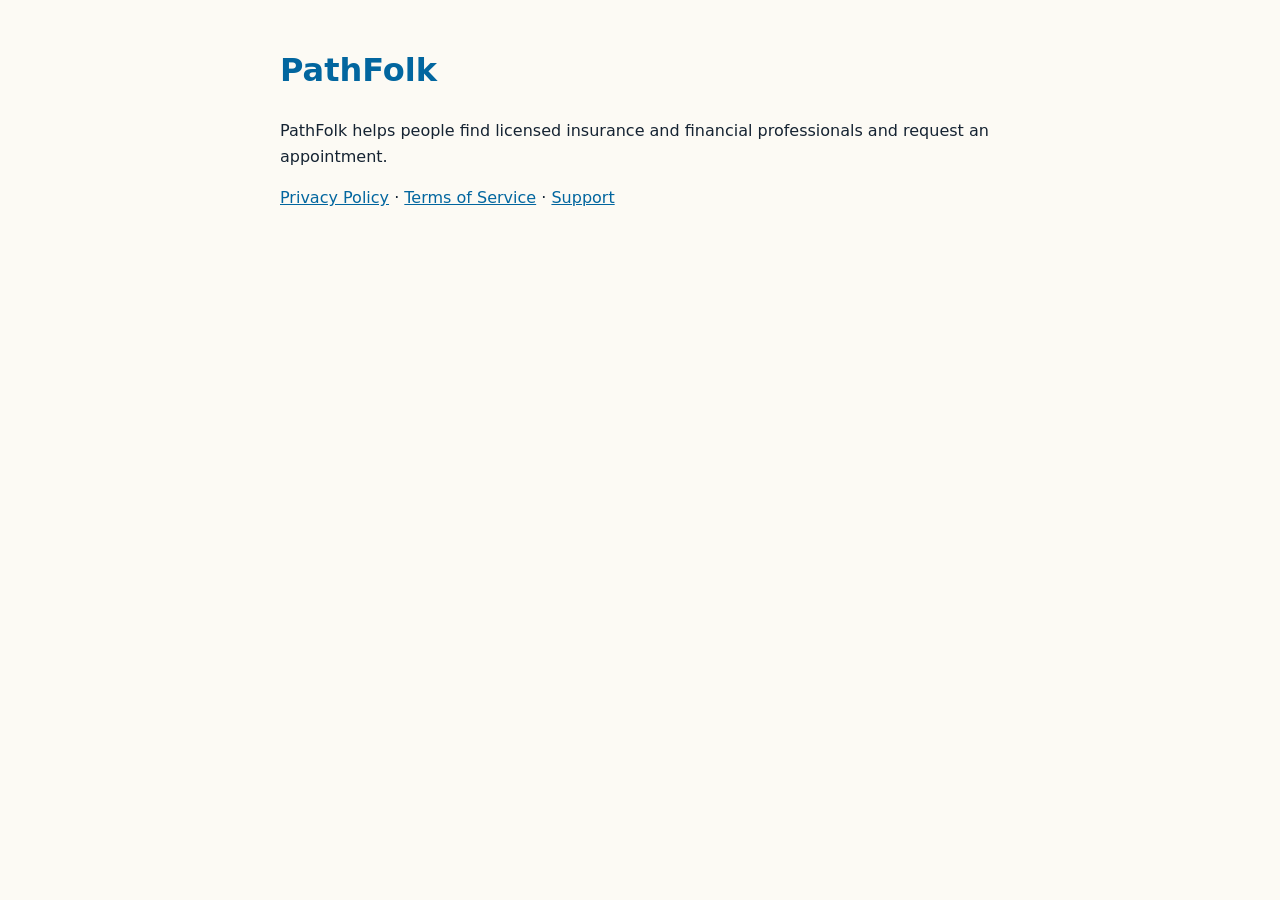
<file: index.html>
<!doctype html><html lang="en"><head><meta charset="utf-8"><meta name="viewport" content="width=device-width,initial-scale=1"><title>PathFolk</title><link rel="stylesheet" href="style.css"></head><body><h1>PathFolk</h1><p>PathFolk helps people find licensed insurance and financial professionals and request an appointment.</p><p><a href="privacy-policy.html">Privacy Policy</a> · <a href="terms.html">Terms of Service</a> · <a href="support.html">Support</a></p></body></html>
</file>
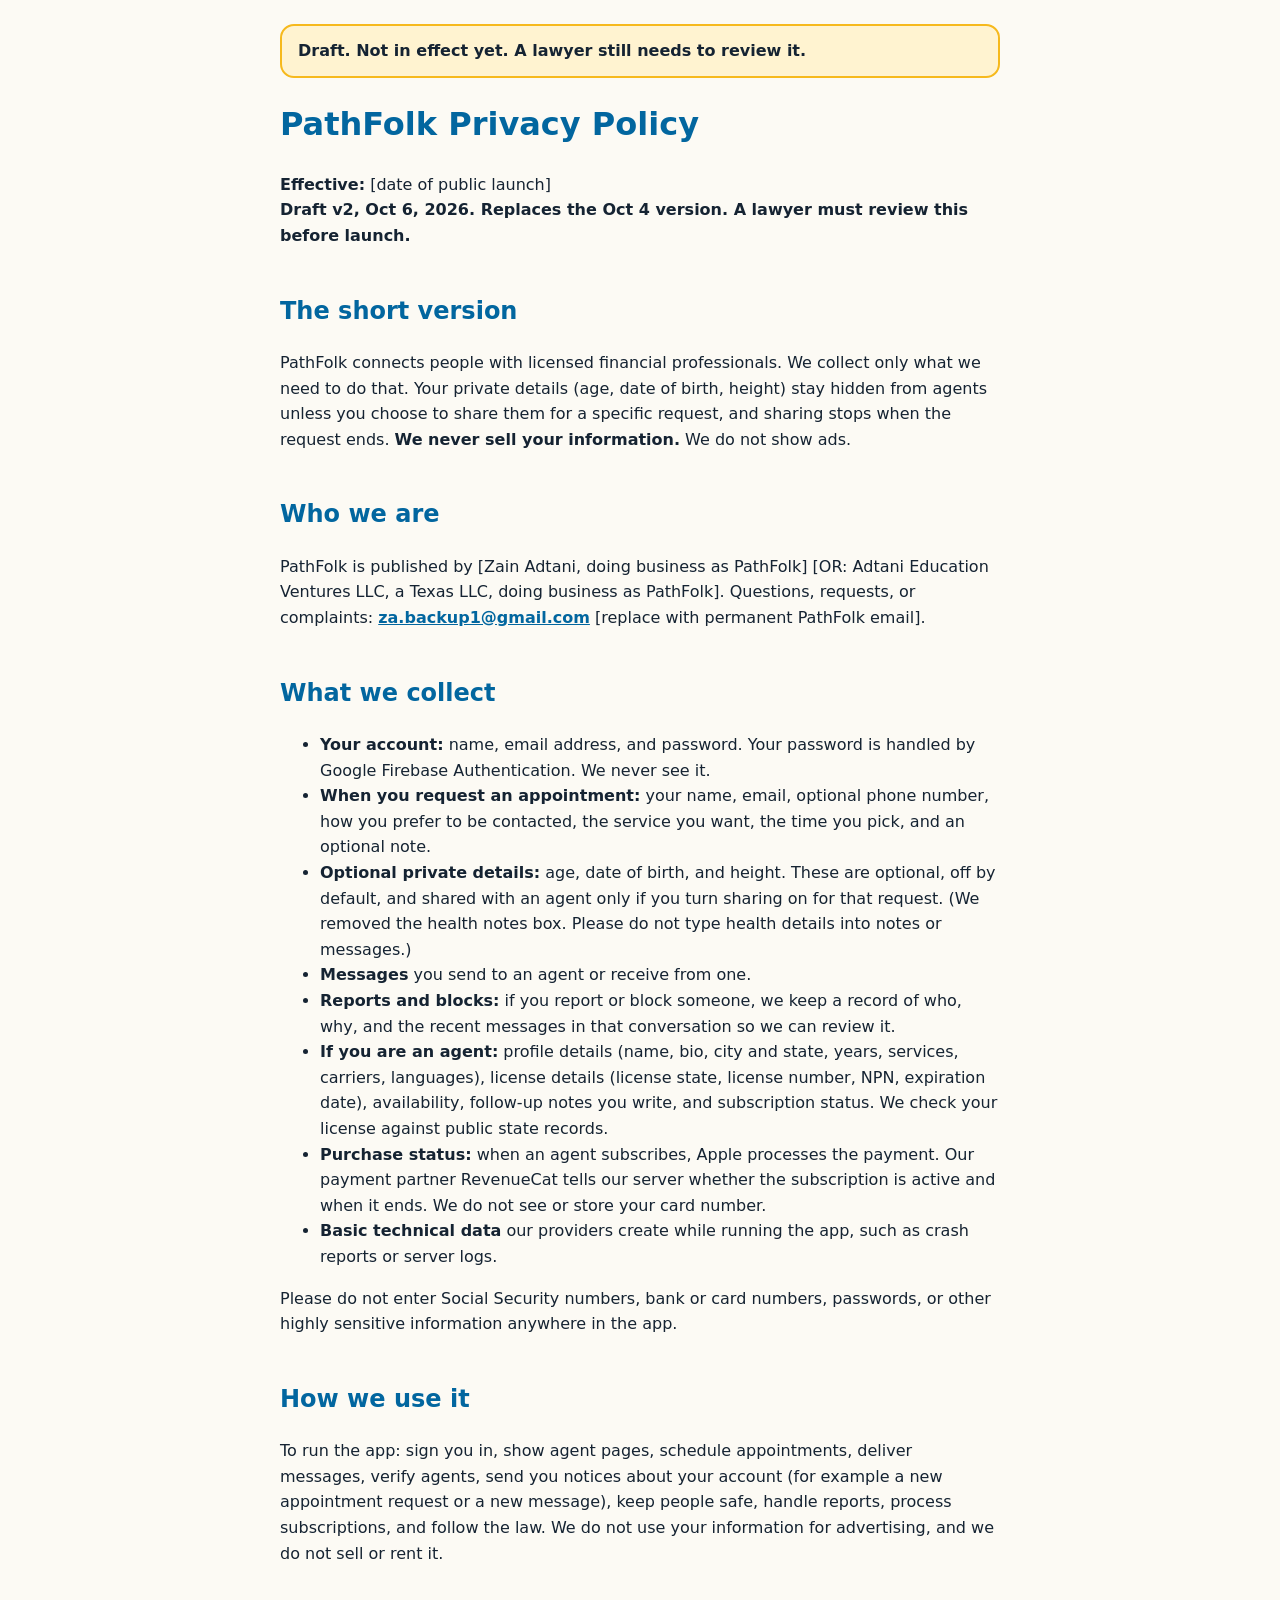
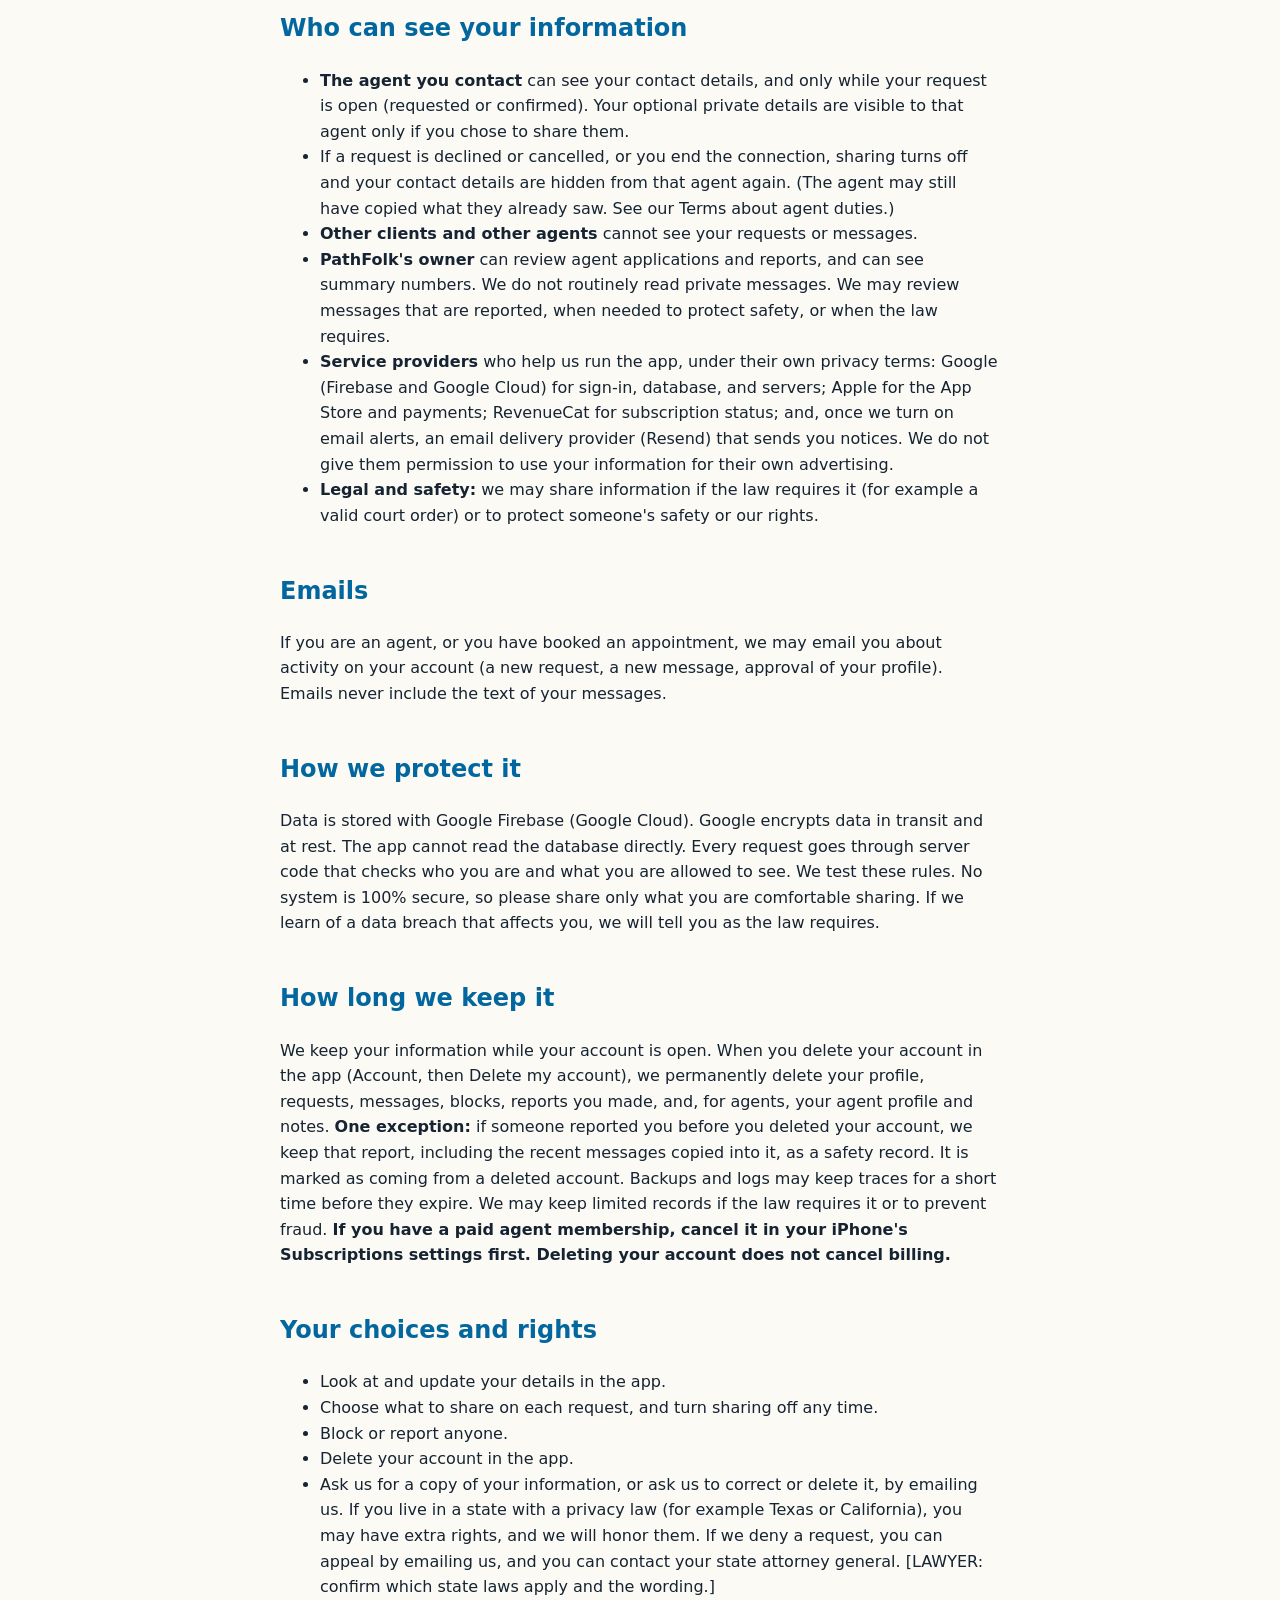
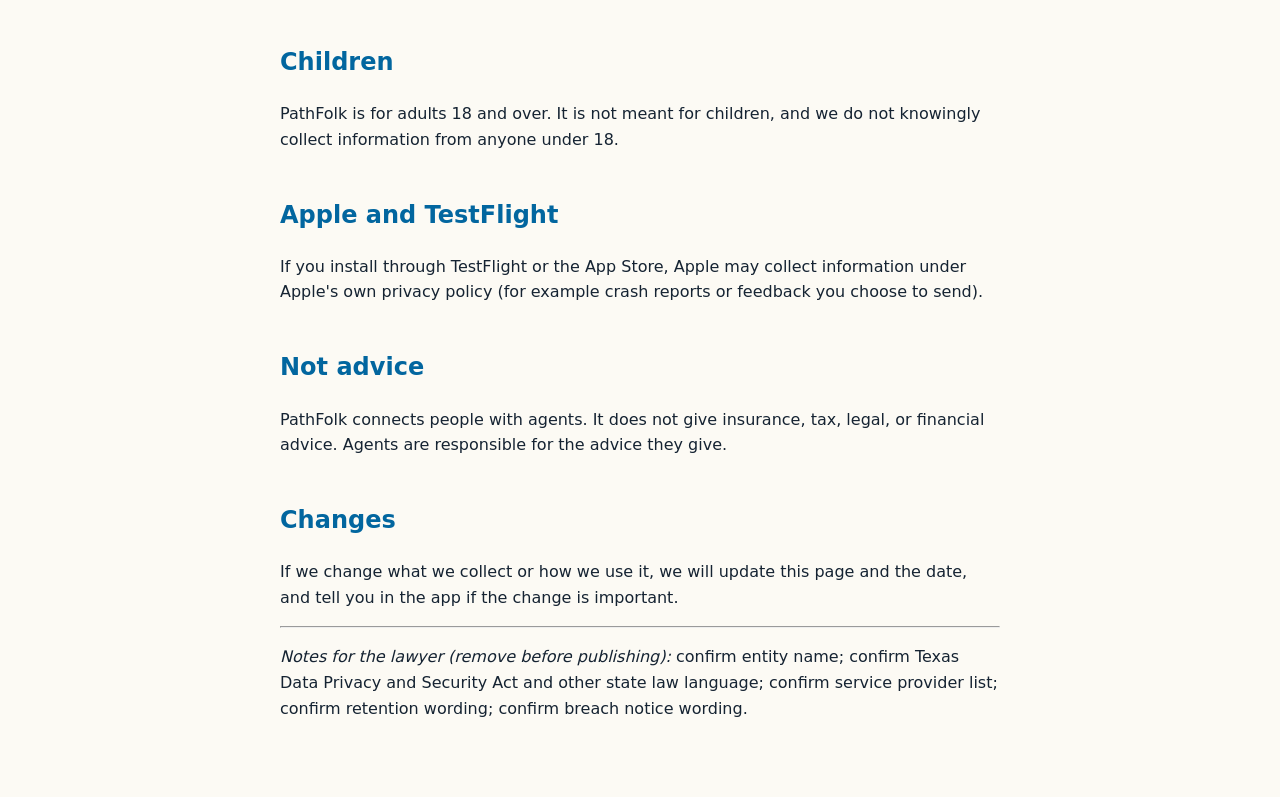
<file: privacy-policy.html>
<!doctype html><html lang="en"><head><meta charset="utf-8"><meta name="viewport" content="width=device-width,initial-scale=1"><title>PathFolk Privacy Policy</title><link rel="stylesheet" href="style.css"></head><body>
<div class="warn"><strong>Draft. Not in effect yet. A lawyer still needs to review it.</strong></div>
<h1>PathFolk Privacy Policy</h1>
<p><strong>Effective:</strong> [date of public launch]<br><strong>Draft v2, Oct 6, 2026. Replaces the Oct 4 version. A lawyer must review this before launch.</strong></p>
<h2>The short version</h2>
<p>PathFolk connects people with licensed financial professionals. We collect only what we need to do that. Your private details (age, date of birth, height) stay hidden from agents unless you choose to share them for a specific request, and sharing stops when the request ends. <strong>We never sell your information.</strong> We do not show ads.</p>
<h2>Who we are</h2>
<p>PathFolk is published by [Zain Adtani, doing business as PathFolk] [OR: Adtani Education Ventures LLC, a Texas LLC, doing business as PathFolk]. Questions, requests, or complaints: <strong><a href="mailto:za.backup1@gmail.com">za.backup1@gmail.com</a></strong> [replace with permanent PathFolk email].</p>
<h2>What we collect</h2>
<ul>
<li><strong>Your account:</strong> name, email address, and password. Your password is handled by Google Firebase Authentication. We never see it.</li>
<li><strong>When you request an appointment:</strong> your name, email, optional phone number, how you prefer to be contacted, the service you want, the time you pick, and an optional note.</li>
<li><strong>Optional private details:</strong> age, date of birth, and height. These are optional, off by default, and shared with an agent only if you turn sharing on for that request. (We removed the health notes box. Please do not type health details into notes or messages.)</li>
<li><strong>Messages</strong> you send to an agent or receive from one.</li>
<li><strong>Reports and blocks:</strong> if you report or block someone, we keep a record of who, why, and the recent messages in that conversation so we can review it.</li>
<li><strong>If you are an agent:</strong> profile details (name, bio, city and state, years, services, carriers, languages), license details (license state, license number, NPN, expiration date), availability, follow-up notes you write, and subscription status. We check your license against public state records.</li>
<li><strong>Purchase status:</strong> when an agent subscribes, Apple processes the payment. Our payment partner RevenueCat tells our server whether the subscription is active and when it ends. We do not see or store your card number.</li>
<li><strong>Basic technical data</strong> our providers create while running the app, such as crash reports or server logs.</li>
</ul>
<p>Please do not enter Social Security numbers, bank or card numbers, passwords, or other highly sensitive information anywhere in the app.</p>
<h2>How we use it</h2>
<p>To run the app: sign you in, show agent pages, schedule appointments, deliver messages, verify agents, send you notices about your account (for example a new appointment request or a new message), keep people safe, handle reports, process subscriptions, and follow the law. We do not use your information for advertising, and we do not sell or rent it.</p>
<h2>Who can see your information</h2>
<ul>
<li><strong>The agent you contact</strong> can see your contact details, and only while your request is open (requested or confirmed). Your optional private details are visible to that agent only if you chose to share them.</li>
<li>If a request is declined or cancelled, or you end the connection, sharing turns off and your contact details are hidden from that agent again. (The agent may still have copied what they already saw. See our Terms about agent duties.)</li>
<li><strong>Other clients and other agents</strong> cannot see your requests or messages.</li>
<li><strong>PathFolk&#39;s owner</strong> can review agent applications and reports, and can see summary numbers. We do not routinely read private messages. We may review messages that are reported, when needed to protect safety, or when the law requires.</li>
<li><strong>Service providers</strong> who help us run the app, under their own privacy terms: Google (Firebase and Google Cloud) for sign-in, database, and servers; Apple for the App Store and payments; RevenueCat for subscription status; and, once we turn on email alerts, an email delivery provider (Resend) that sends you notices. We do not give them permission to use your information for their own advertising.</li>
<li><strong>Legal and safety:</strong> we may share information if the law requires it (for example a valid court order) or to protect someone&#39;s safety or our rights.</li>
</ul>
<h2>Emails</h2>
<p>If you are an agent, or you have booked an appointment, we may email you about activity on your account (a new request, a new message, approval of your profile). Emails never include the text of your messages.</p>
<h2>How we protect it</h2>
<p>Data is stored with Google Firebase (Google Cloud). Google encrypts data in transit and at rest. The app cannot read the database directly. Every request goes through server code that checks who you are and what you are allowed to see. We test these rules. No system is 100% secure, so please share only what you are comfortable sharing. If we learn of a data breach that affects you, we will tell you as the law requires.</p>
<h2>How long we keep it</h2>
<p>We keep your information while your account is open. When you delete your account in the app (Account, then Delete my account), we permanently delete your profile, requests, messages, blocks, reports you made, and, for agents, your agent profile and notes. <strong>One exception:</strong> if someone reported you before you deleted your account, we keep that report, including the recent messages copied into it, as a safety record. It is marked as coming from a deleted account. Backups and logs may keep traces for a short time before they expire. We may keep limited records if the law requires it or to prevent fraud. <strong>If you have a paid agent membership, cancel it in your iPhone&#39;s Subscriptions settings first. Deleting your account does not cancel billing.</strong></p>
<h2>Your choices and rights</h2>
<ul>
<li>Look at and update your details in the app.</li>
<li>Choose what to share on each request, and turn sharing off any time.</li>
<li>Block or report anyone.</li>
<li>Delete your account in the app.</li>
<li>Ask us for a copy of your information, or ask us to correct or delete it, by emailing us. If you live in a state with a privacy law (for example Texas or California), you may have extra rights, and we will honor them. If we deny a request, you can appeal by emailing us, and you can contact your state attorney general. [LAWYER: confirm which state laws apply and the wording.]</li>
</ul>
<h2>Children</h2>
<p>PathFolk is for adults 18 and over. It is not meant for children, and we do not knowingly collect information from anyone under 18.</p>
<h2>Apple and TestFlight</h2>
<p>If you install through TestFlight or the App Store, Apple may collect information under Apple&#39;s own privacy policy (for example crash reports or feedback you choose to send).</p>
<h2>Not advice</h2>
<p>PathFolk connects people with agents. It does not give insurance, tax, legal, or financial advice. Agents are responsible for the advice they give.</p>
<h2>Changes</h2>
<p>If we change what we collect or how we use it, we will update this page and the date, and tell you in the app if the change is important.</p>
<hr>
<p><em>Notes for the lawyer (remove before publishing):</em> confirm entity name; confirm Texas Data Privacy and Security Act and other state law language; confirm service provider list; confirm retention wording; confirm breach notice wording.</p>
</body></html>
</file>
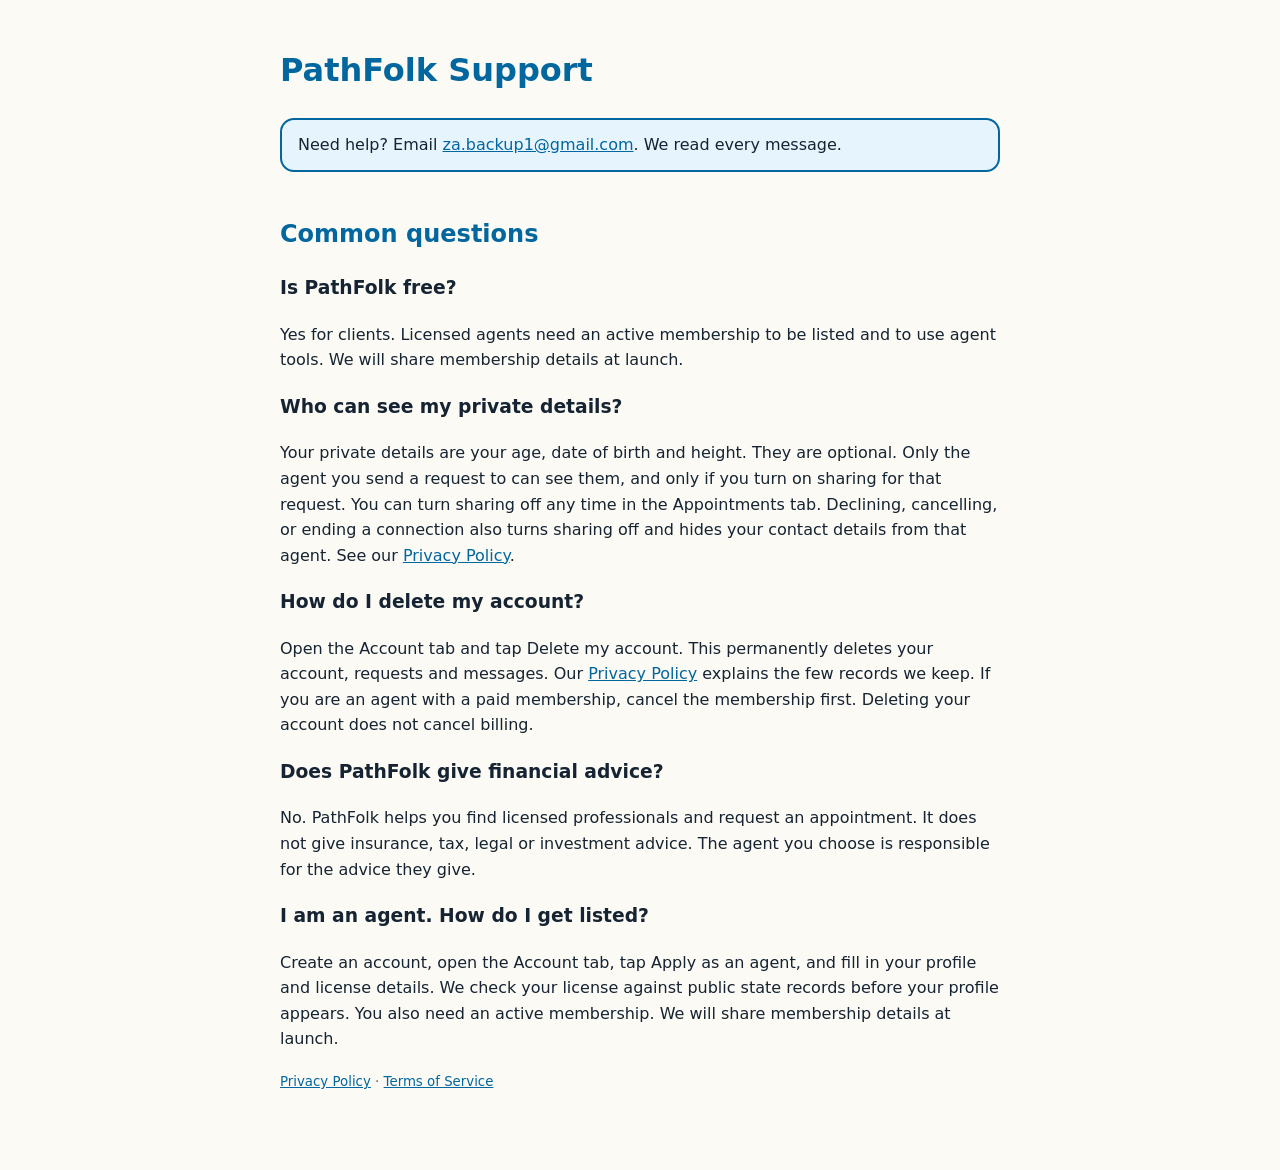
<file: support.html>
<!doctype html><html lang="en"><head><meta charset="utf-8"><meta name="viewport" content="width=device-width,initial-scale=1"><title>PathFolk Support</title><link rel="stylesheet" href="style.css"></head><body>
<h1>PathFolk Support</h1>
<div class="box">Need help? Email <a href="mailto:za.backup1@gmail.com">za.backup1@gmail.com</a>. We read every message.</div>
<h2>Common questions</h2>
<h3>Is PathFolk free?</h3><p>Yes for clients. Licensed agents need an active membership to be listed and to use agent tools. We will share membership details at launch.</p>
<h3>Who can see my private details?</h3><p>Your private details are your age, date of birth and height. They are optional. Only the agent you send a request to can see them, and only if you turn on sharing for that request. You can turn sharing off any time in the Appointments tab. Declining, cancelling, or ending a connection also turns sharing off and hides your contact details from that agent. See our <a href="privacy-policy.html">Privacy Policy</a>.</p>
<h3>How do I delete my account?</h3><p>Open the Account tab and tap Delete my account. This permanently deletes your account, requests and messages. Our <a href="privacy-policy.html">Privacy Policy</a> explains the few records we keep. If you are an agent with a paid membership, cancel the membership first. Deleting your account does not cancel billing.</p>
<h3>Does PathFolk give financial advice?</h3><p>No. PathFolk helps you find licensed professionals and request an appointment. It does not give insurance, tax, legal or investment advice. The agent you choose is responsible for the advice they give.</p>
<h3>I am an agent. How do I get listed?</h3><p>Create an account, open the Account tab, tap Apply as an agent, and fill in your profile and license details. We check your license against public state records before your profile appears. You also need an active membership. We will share membership details at launch.</p>
<p><small><a href="privacy-policy.html">Privacy Policy</a> · <a href="terms.html">Terms of Service</a></small></p>
</body></html>
</file>
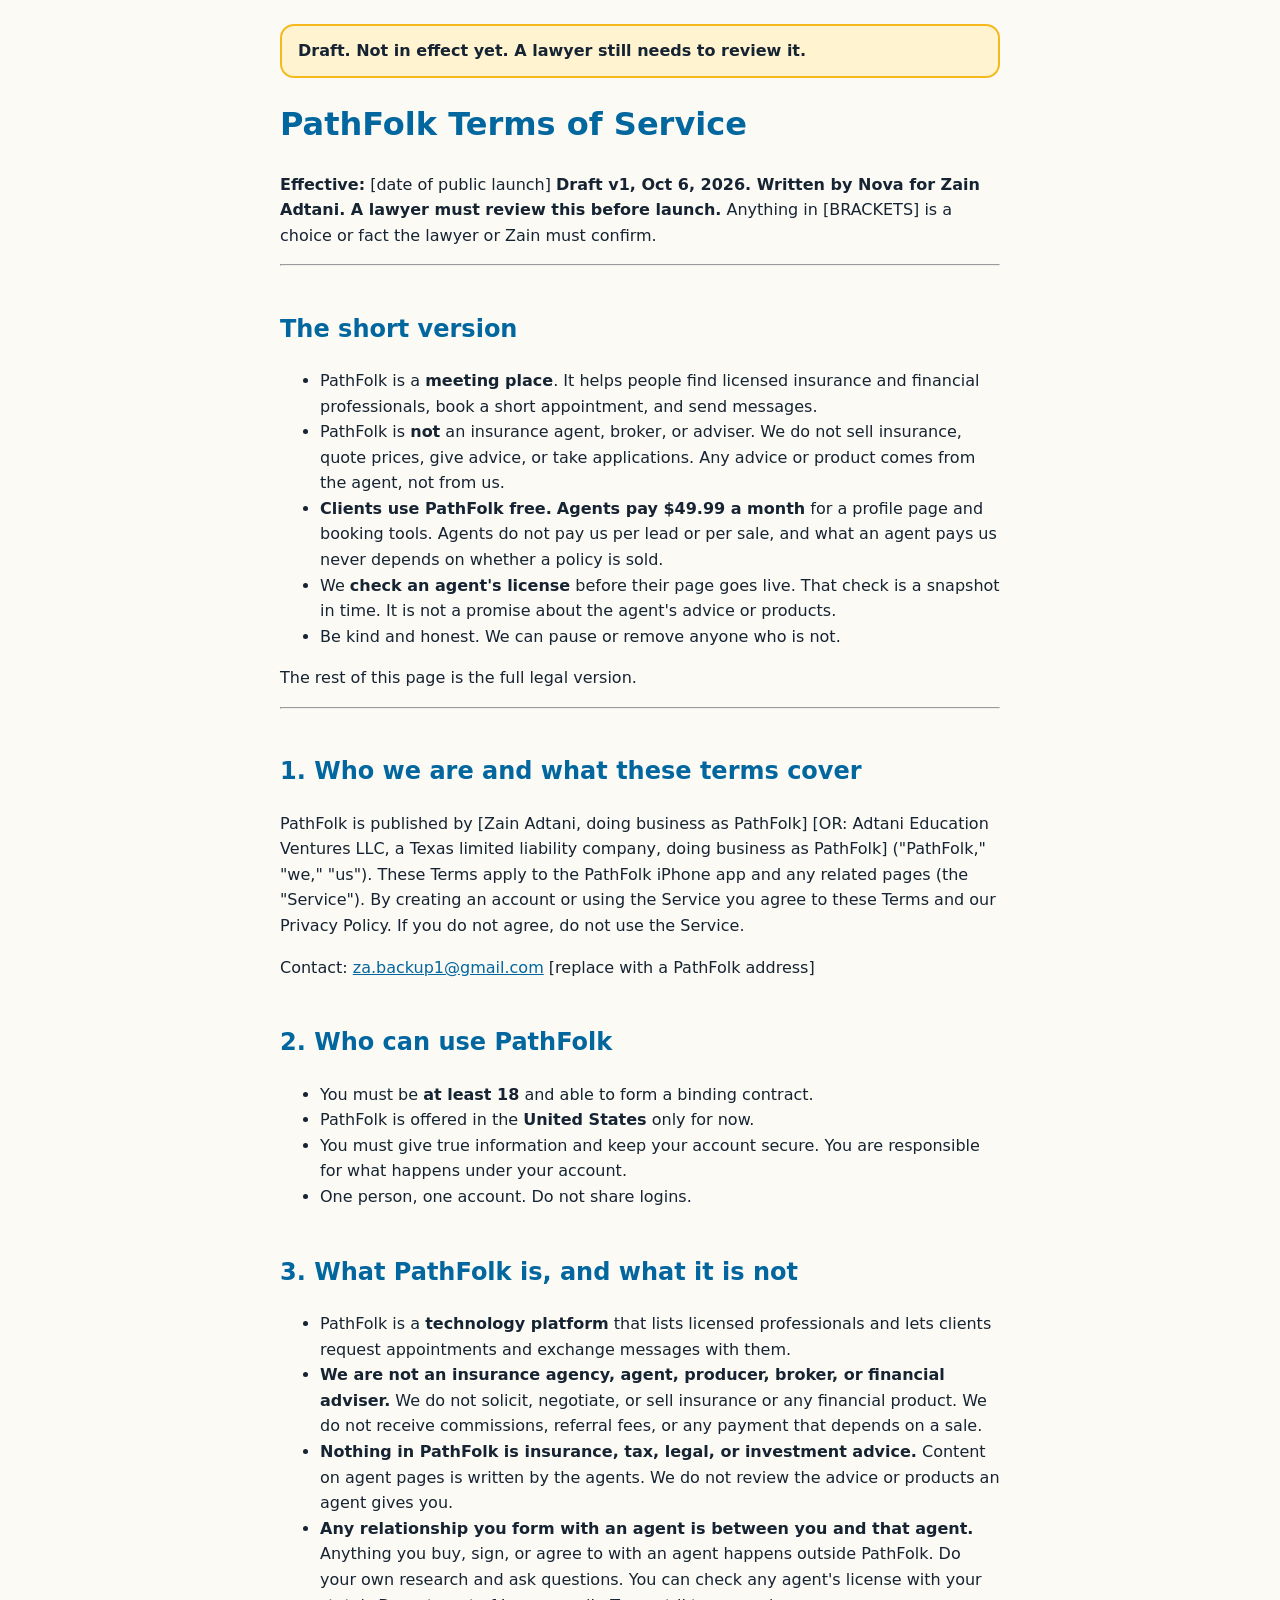
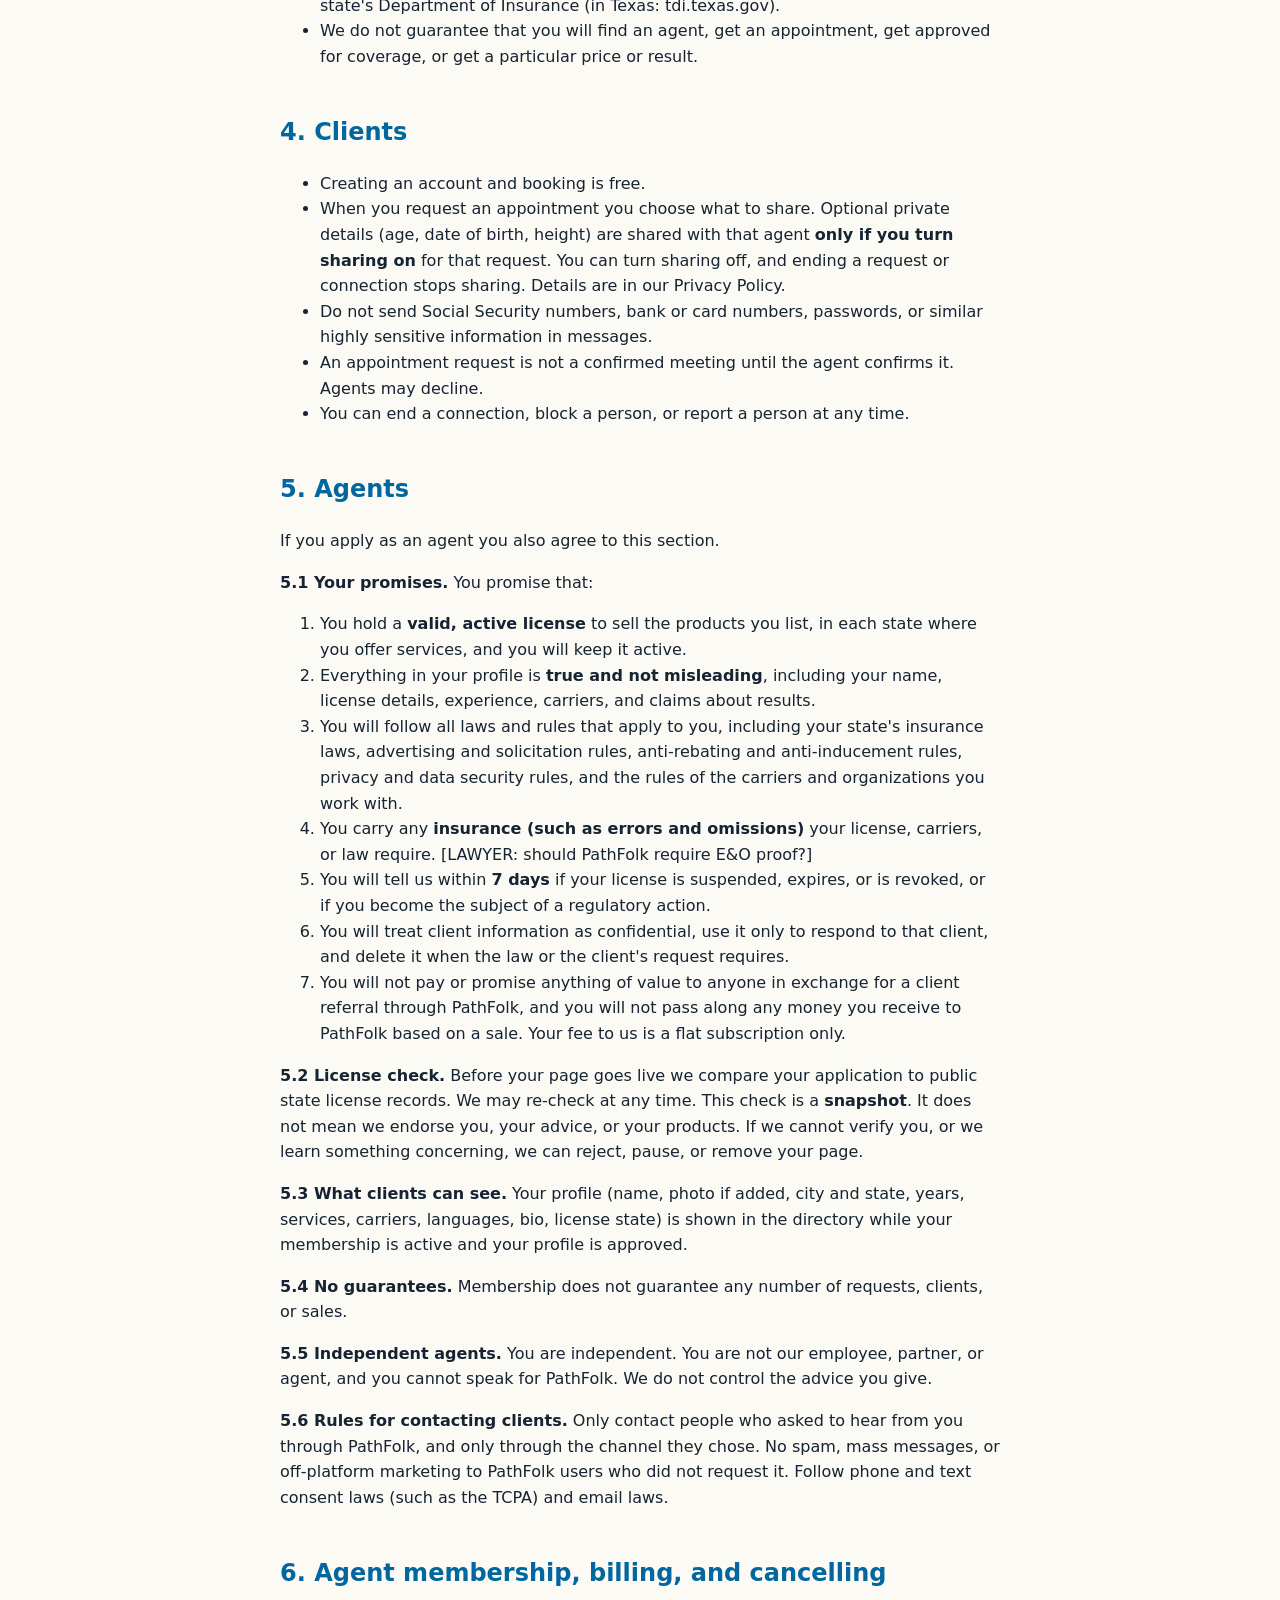
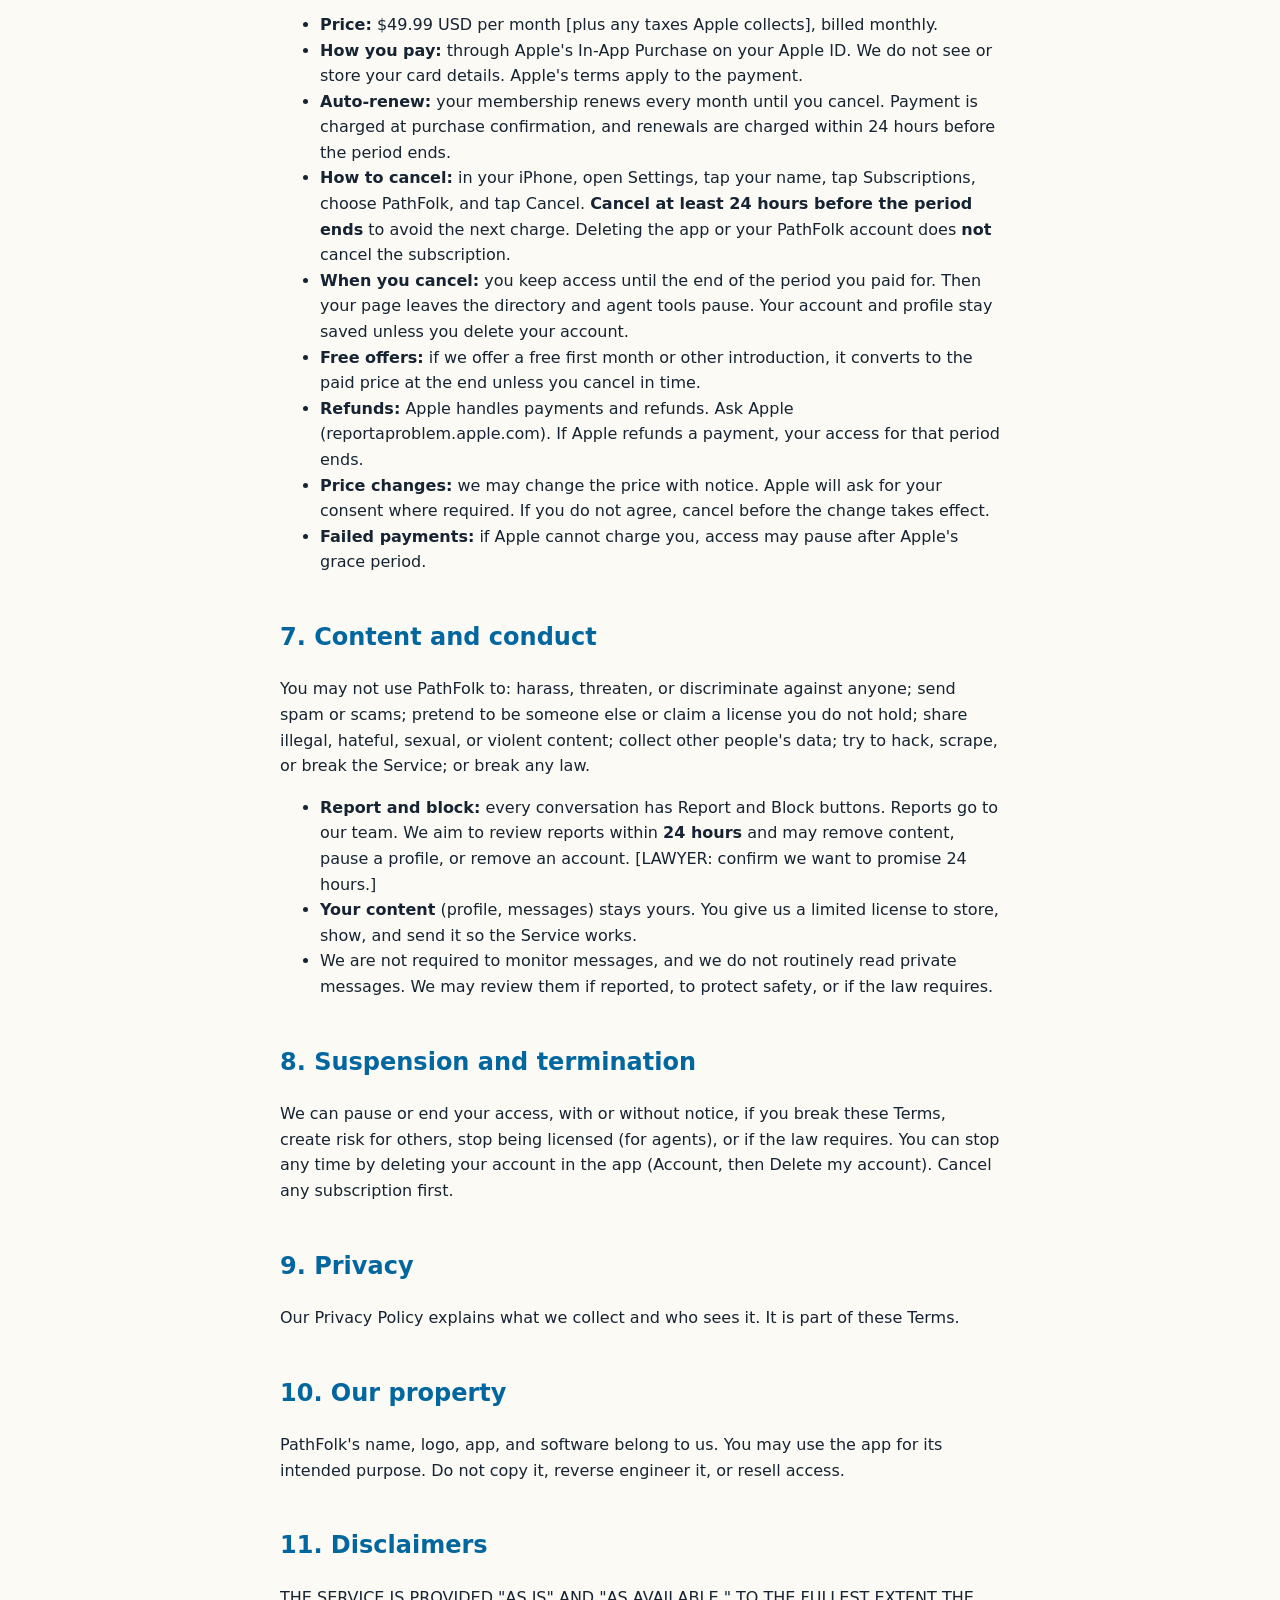
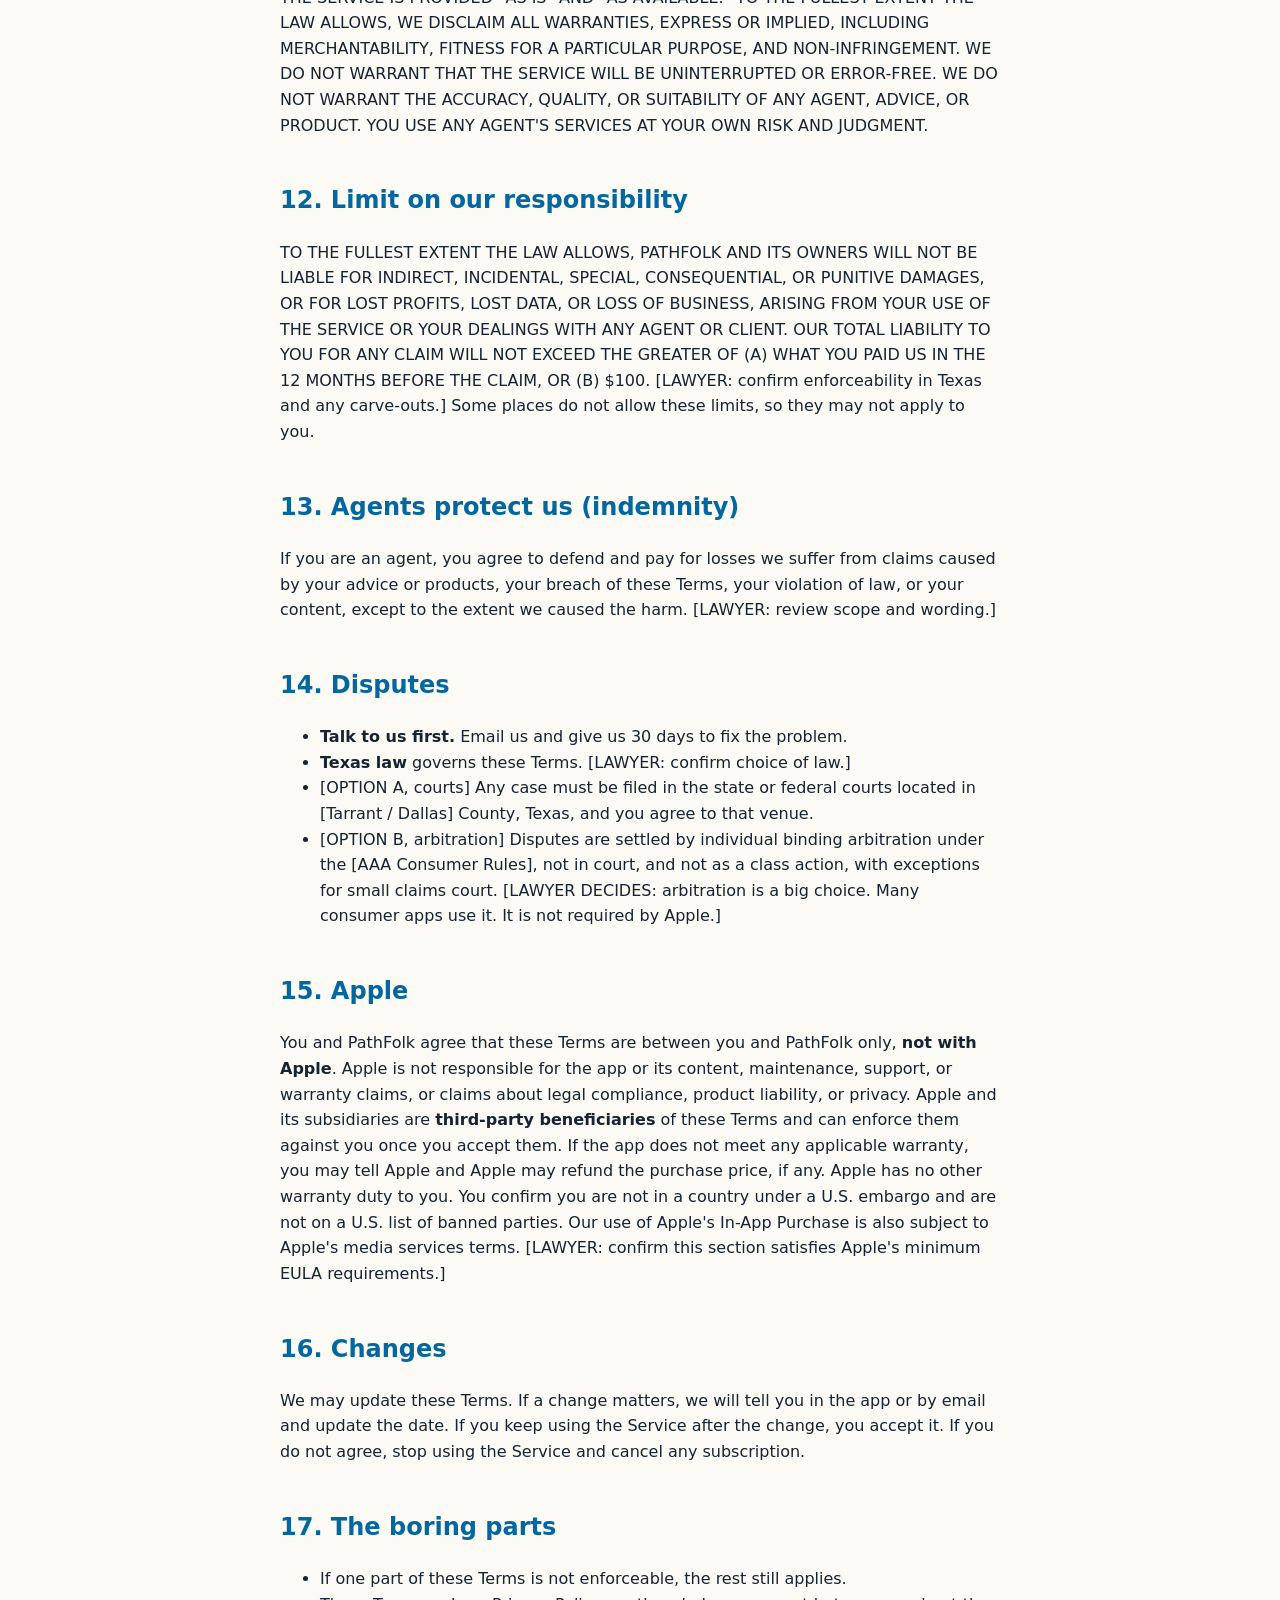
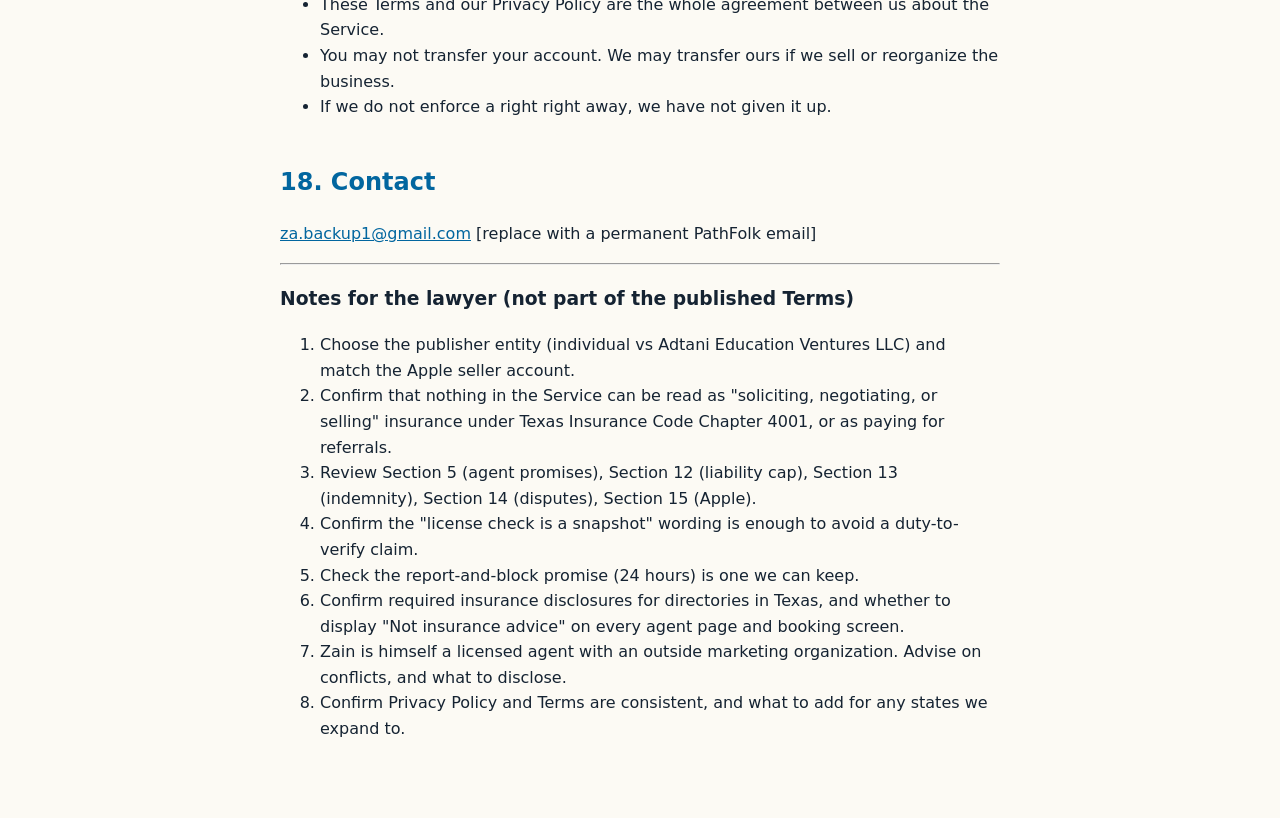
<file: terms.html>
<!doctype html><html lang="en"><head><meta charset="utf-8"><meta name="viewport" content="width=device-width,initial-scale=1"><title>PathFolk Terms of Service</title><link rel="stylesheet" href="style.css"></head><body>
<div class="warn"><strong>Draft. Not in effect yet. A lawyer still needs to review it.</strong></div>
<h1>PathFolk Terms of Service</h1>
<p><strong>Effective:</strong> [date of public launch]
<strong>Draft v1, Oct 6, 2026. Written by Nova for Zain Adtani. A lawyer must review this before launch.</strong>
Anything in [BRACKETS] is a choice or fact the lawyer or Zain must confirm.</p>
<hr>
<h2>The short version</h2>
<ul>
<li>PathFolk is a <strong>meeting place</strong>. It helps people find licensed insurance and financial professionals, book a short appointment, and send messages.</li>
<li>PathFolk is <strong>not</strong> an insurance agent, broker, or adviser. We do not sell insurance, quote prices, give advice, or take applications. Any advice or product comes from the agent, not from us.</li>
<li><strong>Clients use PathFolk free.</strong> <strong>Agents pay $49.99 a month</strong> for a profile page and booking tools. Agents do not pay us per lead or per sale, and what an agent pays us never depends on whether a policy is sold.</li>
<li>We <strong>check an agent&#39;s license</strong> before their page goes live. That check is a snapshot in time. It is not a promise about the agent&#39;s advice or products.</li>
<li>Be kind and honest. We can pause or remove anyone who is not.</li>
</ul>
<p>The rest of this page is the full legal version.</p>
<hr>
<h2>1. Who we are and what these terms cover</h2>
<p>PathFolk is published by [Zain Adtani, doing business as PathFolk] [OR: Adtani Education Ventures LLC, a Texas limited liability company, doing business as PathFolk] (&quot;PathFolk,&quot; &quot;we,&quot; &quot;us&quot;). These Terms apply to the PathFolk iPhone app and any related pages (the &quot;Service&quot;). By creating an account or using the Service you agree to these Terms and our Privacy Policy. If you do not agree, do not use the Service.</p>
<p>Contact: <a href="mailto:za.backup1@gmail.com">za.backup1@gmail.com</a> [replace with a PathFolk address]</p>
<h2>2. Who can use PathFolk</h2>
<ul>
<li>You must be <strong>at least 18</strong> and able to form a binding contract.</li>
<li>PathFolk is offered in the <strong>United States</strong> only for now.</li>
<li>You must give true information and keep your account secure. You are responsible for what happens under your account.</li>
<li>One person, one account. Do not share logins.</li>
</ul>
<h2>3. What PathFolk is, and what it is not</h2>
<ul>
<li>PathFolk is a <strong>technology platform</strong> that lists licensed professionals and lets clients request appointments and exchange messages with them.</li>
<li><strong>We are not an insurance agency, agent, producer, broker, or financial adviser.</strong> We do not solicit, negotiate, or sell insurance or any financial product. We do not receive commissions, referral fees, or any payment that depends on a sale.</li>
<li><strong>Nothing in PathFolk is insurance, tax, legal, or investment advice.</strong> Content on agent pages is written by the agents. We do not review the advice or products an agent gives you.</li>
<li><strong>Any relationship you form with an agent is between you and that agent.</strong> Anything you buy, sign, or agree to with an agent happens outside PathFolk. Do your own research and ask questions. You can check any agent&#39;s license with your state&#39;s Department of Insurance (in Texas: tdi.texas.gov).</li>
<li>We do not guarantee that you will find an agent, get an appointment, get approved for coverage, or get a particular price or result.</li>
</ul>
<h2>4. Clients</h2>
<ul>
<li>Creating an account and booking is free.</li>
<li>When you request an appointment you choose what to share. Optional private details (age, date of birth, height) are shared with that agent <strong>only if you turn sharing on</strong> for that request. You can turn sharing off, and ending a request or connection stops sharing. Details are in our Privacy Policy.</li>
<li>Do not send Social Security numbers, bank or card numbers, passwords, or similar highly sensitive information in messages.</li>
<li>An appointment request is not a confirmed meeting until the agent confirms it. Agents may decline.</li>
<li>You can end a connection, block a person, or report a person at any time.</li>
</ul>
<h2>5. Agents</h2>
<p>If you apply as an agent you also agree to this section.</p>
<p><strong>5.1 Your promises.</strong> You promise that:</p>
<ol>
<li>You hold a <strong>valid, active license</strong> to sell the products you list, in each state where you offer services, and you will keep it active.</li>
<li>Everything in your profile is <strong>true and not misleading</strong>, including your name, license details, experience, carriers, and claims about results.</li>
<li>You will follow all laws and rules that apply to you, including your state&#39;s insurance laws, advertising and solicitation rules, anti-rebating and anti-inducement rules, privacy and data security rules, and the rules of the carriers and organizations you work with.</li>
<li>You carry any <strong>insurance (such as errors and omissions)</strong> your license, carriers, or law require. [LAWYER: should PathFolk require E&amp;O proof?]</li>
<li>You will tell us within <strong>7 days</strong> if your license is suspended, expires, or is revoked, or if you become the subject of a regulatory action.</li>
<li>You will treat client information as confidential, use it only to respond to that client, and delete it when the law or the client&#39;s request requires.</li>
<li>You will not pay or promise anything of value to anyone in exchange for a client referral through PathFolk, and you will not pass along any money you receive to PathFolk based on a sale. Your fee to us is a flat subscription only.</li>
</ol>
<p><strong>5.2 License check.</strong> Before your page goes live we compare your application to public state license records. We may re-check at any time. This check is a <strong>snapshot</strong>. It does not mean we endorse you, your advice, or your products. If we cannot verify you, or we learn something concerning, we can reject, pause, or remove your page.</p>
<p><strong>5.3 What clients can see.</strong> Your profile (name, photo if added, city and state, years, services, carriers, languages, bio, license state) is shown in the directory while your membership is active and your profile is approved.</p>
<p><strong>5.4 No guarantees.</strong> Membership does not guarantee any number of requests, clients, or sales.</p>
<p><strong>5.5 Independent agents.</strong> You are independent. You are not our employee, partner, or agent, and you cannot speak for PathFolk. We do not control the advice you give.</p>
<p><strong>5.6 Rules for contacting clients.</strong> Only contact people who asked to hear from you through PathFolk, and only through the channel they chose. No spam, mass messages, or off-platform marketing to PathFolk users who did not request it. Follow phone and text consent laws (such as the TCPA) and email laws.</p>
<h2>6. Agent membership, billing, and cancelling</h2>
<ul>
<li><strong>Price:</strong> $49.99 USD per month [plus any taxes Apple collects], billed monthly.</li>
<li><strong>How you pay:</strong> through Apple&#39;s In-App Purchase on your Apple ID. We do not see or store your card details. Apple&#39;s terms apply to the payment.</li>
<li><strong>Auto-renew:</strong> your membership renews every month until you cancel. Payment is charged at purchase confirmation, and renewals are charged within 24 hours before the period ends.</li>
<li><strong>How to cancel:</strong> in your iPhone, open Settings, tap your name, tap Subscriptions, choose PathFolk, and tap Cancel. <strong>Cancel at least 24 hours before the period ends</strong> to avoid the next charge. Deleting the app or your PathFolk account does <strong>not</strong> cancel the subscription.</li>
<li><strong>When you cancel:</strong> you keep access until the end of the period you paid for. Then your page leaves the directory and agent tools pause. Your account and profile stay saved unless you delete your account.</li>
<li><strong>Free offers:</strong> if we offer a free first month or other introduction, it converts to the paid price at the end unless you cancel in time.</li>
<li><strong>Refunds:</strong> Apple handles payments and refunds. Ask Apple (reportaproblem.apple.com). If Apple refunds a payment, your access for that period ends.</li>
<li><strong>Price changes:</strong> we may change the price with notice. Apple will ask for your consent where required. If you do not agree, cancel before the change takes effect.</li>
<li><strong>Failed payments:</strong> if Apple cannot charge you, access may pause after Apple&#39;s grace period.</li>
</ul>
<h2>7. Content and conduct</h2>
<p>You may not use PathFolk to: harass, threaten, or discriminate against anyone; send spam or scams; pretend to be someone else or claim a license you do not hold; share illegal, hateful, sexual, or violent content; collect other people&#39;s data; try to hack, scrape, or break the Service; or break any law.</p>
<ul>
<li><strong>Report and block:</strong> every conversation has Report and Block buttons. Reports go to our team. We aim to review reports within <strong>24 hours</strong> and may remove content, pause a profile, or remove an account. [LAWYER: confirm we want to promise 24 hours.]</li>
<li><strong>Your content</strong> (profile, messages) stays yours. You give us a limited license to store, show, and send it so the Service works.</li>
<li>We are not required to monitor messages, and we do not routinely read private messages. We may review them if reported, to protect safety, or if the law requires.</li>
</ul>
<h2>8. Suspension and termination</h2>
<p>We can pause or end your access, with or without notice, if you break these Terms, create risk for others, stop being licensed (for agents), or if the law requires. You can stop any time by deleting your account in the app (Account, then Delete my account). Cancel any subscription first.</p>
<h2>9. Privacy</h2>
<p>Our Privacy Policy explains what we collect and who sees it. It is part of these Terms.</p>
<h2>10. Our property</h2>
<p>PathFolk&#39;s name, logo, app, and software belong to us. You may use the app for its intended purpose. Do not copy it, reverse engineer it, or resell access.</p>
<h2>11. Disclaimers</h2>
<p>THE SERVICE IS PROVIDED &quot;AS IS&quot; AND &quot;AS AVAILABLE.&quot; TO THE FULLEST EXTENT THE LAW ALLOWS, WE DISCLAIM ALL WARRANTIES, EXPRESS OR IMPLIED, INCLUDING MERCHANTABILITY, FITNESS FOR A PARTICULAR PURPOSE, AND NON-INFRINGEMENT. WE DO NOT WARRANT THAT THE SERVICE WILL BE UNINTERRUPTED OR ERROR-FREE. WE DO NOT WARRANT THE ACCURACY, QUALITY, OR SUITABILITY OF ANY AGENT, ADVICE, OR PRODUCT. YOU USE ANY AGENT&#39;S SERVICES AT YOUR OWN RISK AND JUDGMENT.</p>
<h2>12. Limit on our responsibility</h2>
<p>TO THE FULLEST EXTENT THE LAW ALLOWS, PATHFOLK AND ITS OWNERS WILL NOT BE LIABLE FOR INDIRECT, INCIDENTAL, SPECIAL, CONSEQUENTIAL, OR PUNITIVE DAMAGES, OR FOR LOST PROFITS, LOST DATA, OR LOSS OF BUSINESS, ARISING FROM YOUR USE OF THE SERVICE OR YOUR DEALINGS WITH ANY AGENT OR CLIENT. OUR TOTAL LIABILITY TO YOU FOR ANY CLAIM WILL NOT EXCEED THE GREATER OF (A) WHAT YOU PAID US IN THE 12 MONTHS BEFORE THE CLAIM, OR (B) $100. [LAWYER: confirm enforceability in Texas and any carve-outs.] Some places do not allow these limits, so they may not apply to you.</p>
<h2>13. Agents protect us (indemnity)</h2>
<p>If you are an agent, you agree to defend and pay for losses we suffer from claims caused by your advice or products, your breach of these Terms, your violation of law, or your content, except to the extent we caused the harm. [LAWYER: review scope and wording.]</p>
<h2>14. Disputes</h2>
<ul>
<li><strong>Talk to us first.</strong> Email us and give us 30 days to fix the problem.</li>
<li><strong>Texas law</strong> governs these Terms. [LAWYER: confirm choice of law.]</li>
<li>[OPTION A, courts] Any case must be filed in the state or federal courts located in [Tarrant / Dallas] County, Texas, and you agree to that venue.</li>
<li>[OPTION B, arbitration] Disputes are settled by individual binding arbitration under the [AAA Consumer Rules], not in court, and not as a class action, with exceptions for small claims court. [LAWYER DECIDES: arbitration is a big choice. Many consumer apps use it. It is not required by Apple.]</li>
</ul>
<h2>15. Apple</h2>
<p>You and PathFolk agree that these Terms are between you and PathFolk only, <strong>not with Apple</strong>. Apple is not responsible for the app or its content, maintenance, support, or warranty claims, or claims about legal compliance, product liability, or privacy. Apple and its subsidiaries are <strong>third-party beneficiaries</strong> of these Terms and can enforce them against you once you accept them. If the app does not meet any applicable warranty, you may tell Apple and Apple may refund the purchase price, if any. Apple has no other warranty duty to you. You confirm you are not in a country under a U.S. embargo and are not on a U.S. list of banned parties. Our use of Apple&#39;s In-App Purchase is also subject to Apple&#39;s media services terms. [LAWYER: confirm this section satisfies Apple&#39;s minimum EULA requirements.]</p>
<h2>16. Changes</h2>
<p>We may update these Terms. If a change matters, we will tell you in the app or by email and update the date. If you keep using the Service after the change, you accept it. If you do not agree, stop using the Service and cancel any subscription.</p>
<h2>17. The boring parts</h2>
<ul>
<li>If one part of these Terms is not enforceable, the rest still applies.</li>
<li>These Terms and our Privacy Policy are the whole agreement between us about the Service.</li>
<li>You may not transfer your account. We may transfer ours if we sell or reorganize the business.</li>
<li>If we do not enforce a right right away, we have not given it up.</li>
</ul>
<h2>18. Contact</h2>
<p><a href="mailto:za.backup1@gmail.com">za.backup1@gmail.com</a> [replace with a permanent PathFolk email]</p>
<hr>
<h3>Notes for the lawyer (not part of the published Terms)</h3>
<ol>
<li>Choose the publisher entity (individual vs Adtani Education Ventures LLC) and match the Apple seller account.</li>
<li>Confirm that nothing in the Service can be read as &quot;soliciting, negotiating, or selling&quot; insurance under Texas Insurance Code Chapter 4001, or as paying for referrals.</li>
<li>Review Section 5 (agent promises), Section 12 (liability cap), Section 13 (indemnity), Section 14 (disputes), Section 15 (Apple).</li>
<li>Confirm the &quot;license check is a snapshot&quot; wording is enough to avoid a duty-to-verify claim.</li>
<li>Check the report-and-block promise (24 hours) is one we can keep.</li>
<li>Confirm required insurance disclosures for directories in Texas, and whether to display &quot;Not insurance advice&quot; on every agent page and booking screen.</li>
<li>Zain is himself a licensed agent with an outside marketing organization. Advise on conflicts, and what to disclose.</li>
<li>Confirm Privacy Policy and Terms are consistent, and what to add for any states we expand to.</li>
</ol>
</body></html>
</file>
<file: style.css>
body{font-family:-apple-system,system-ui,Segoe UI,Roboto,sans-serif;max-width:720px;margin:0 auto;padding:24px 18px 60px;line-height:1.6;color:#152332;background:#FCFAF4}
h1{color:#02669F}h2{color:#02669F;margin-top:1.8em}a{color:#02669F}
.box{background:#E6F4FE;border:2px solid #02669F;border-radius:14px;padding:12px 16px}
.warn{background:#FFF3D0;border:2px solid #F6B91D;border-radius:14px;padding:12px 16px}
small{color:#556577}
</file>
